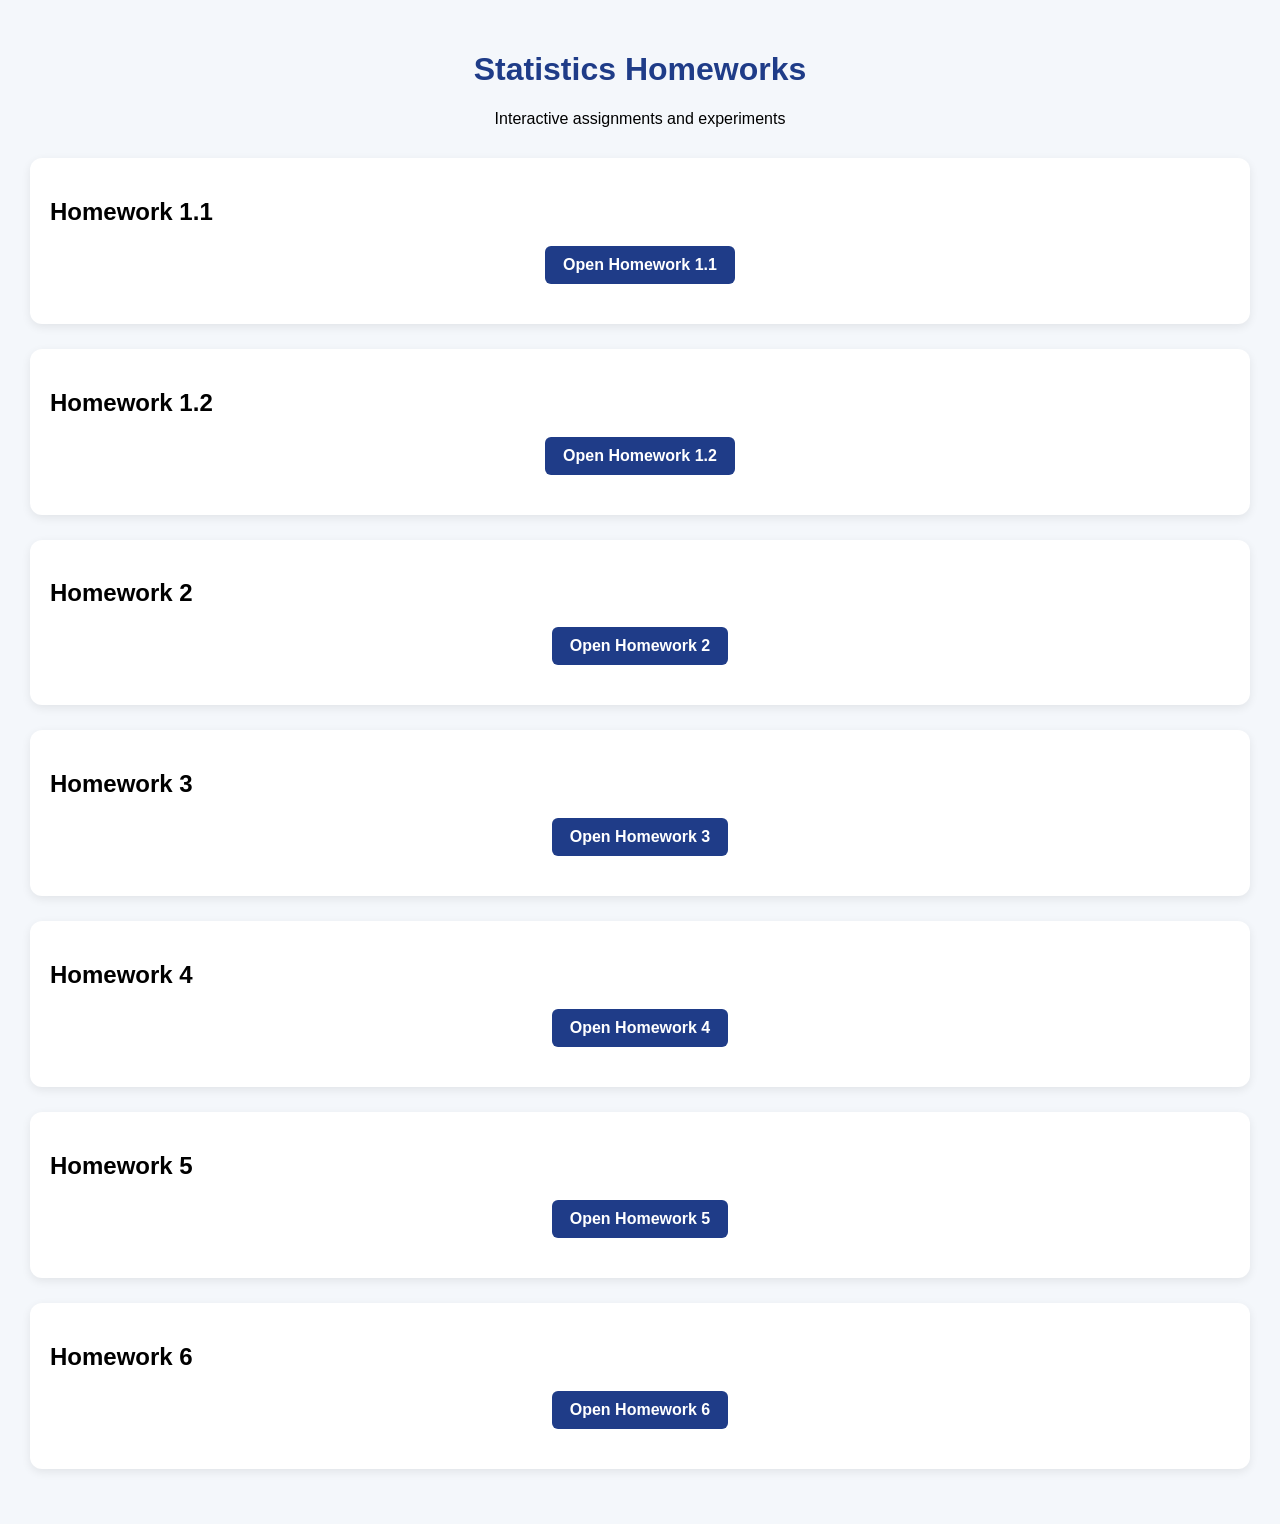
<file: index.html>
<!DOCTYPE html>
<html lang="en">
<head>
  <meta charset="UTF-8">
  <meta name="viewport" content="width=device-width, initial-scale=1.0">
  <title>Statistics Homeworks</title>
  <link rel="stylesheet" href="style.css">
</head>
<body>
  <div class="container">
    <header>
      <h1>Statistics Homeworks</h1>
      <p class="subtitle">Interactive assignments and experiments</p>
    </header>
    <main>
      <section class="card">
        <h2>Homework 1.1</h2>
        <p></p>
        <div class="navigation"><a href="homework1_1.html">Open Homework 1.1</a></div>
      </section>
      <section class="card">
        <h2>Homework 1.2</h2>
        <p></p>
        <div class="navigation"><a href="homework1_2.html">Open Homework 1.2</a></div>
      </section>
      <section class="card">
        <h2>Homework 2</h2>
        <p></p>
        <div class="navigation"><a href="homework2.html">Open Homework 2</a></div>
      </section>
      <section class="card">
        <h2>Homework 3</h2>
        <p></p>
        <div class="navigation"><a href="homework3.html">Open Homework 3</a></div>
      </section>
      <section class="card">
        <h2>Homework 4</h2>
        <p></p>
        <div class="navigation"><a href="homework4.html">Open Homework 4</a></div>
      </section>
      <section class="card">
        <h2>Homework 5</h2>
        <p></p>
        <div class="navigation"><a href="homework5.html">Open Homework 5</a></div>
      </section>
      <section class="card">
        <h2>Homework 6</h2>
        <p></p>
        <div class="navigation"><a href="homework6.html">Open Homework 6</a></div>
      </section>
    </main>
  </div>
</body>
</html>
</file>
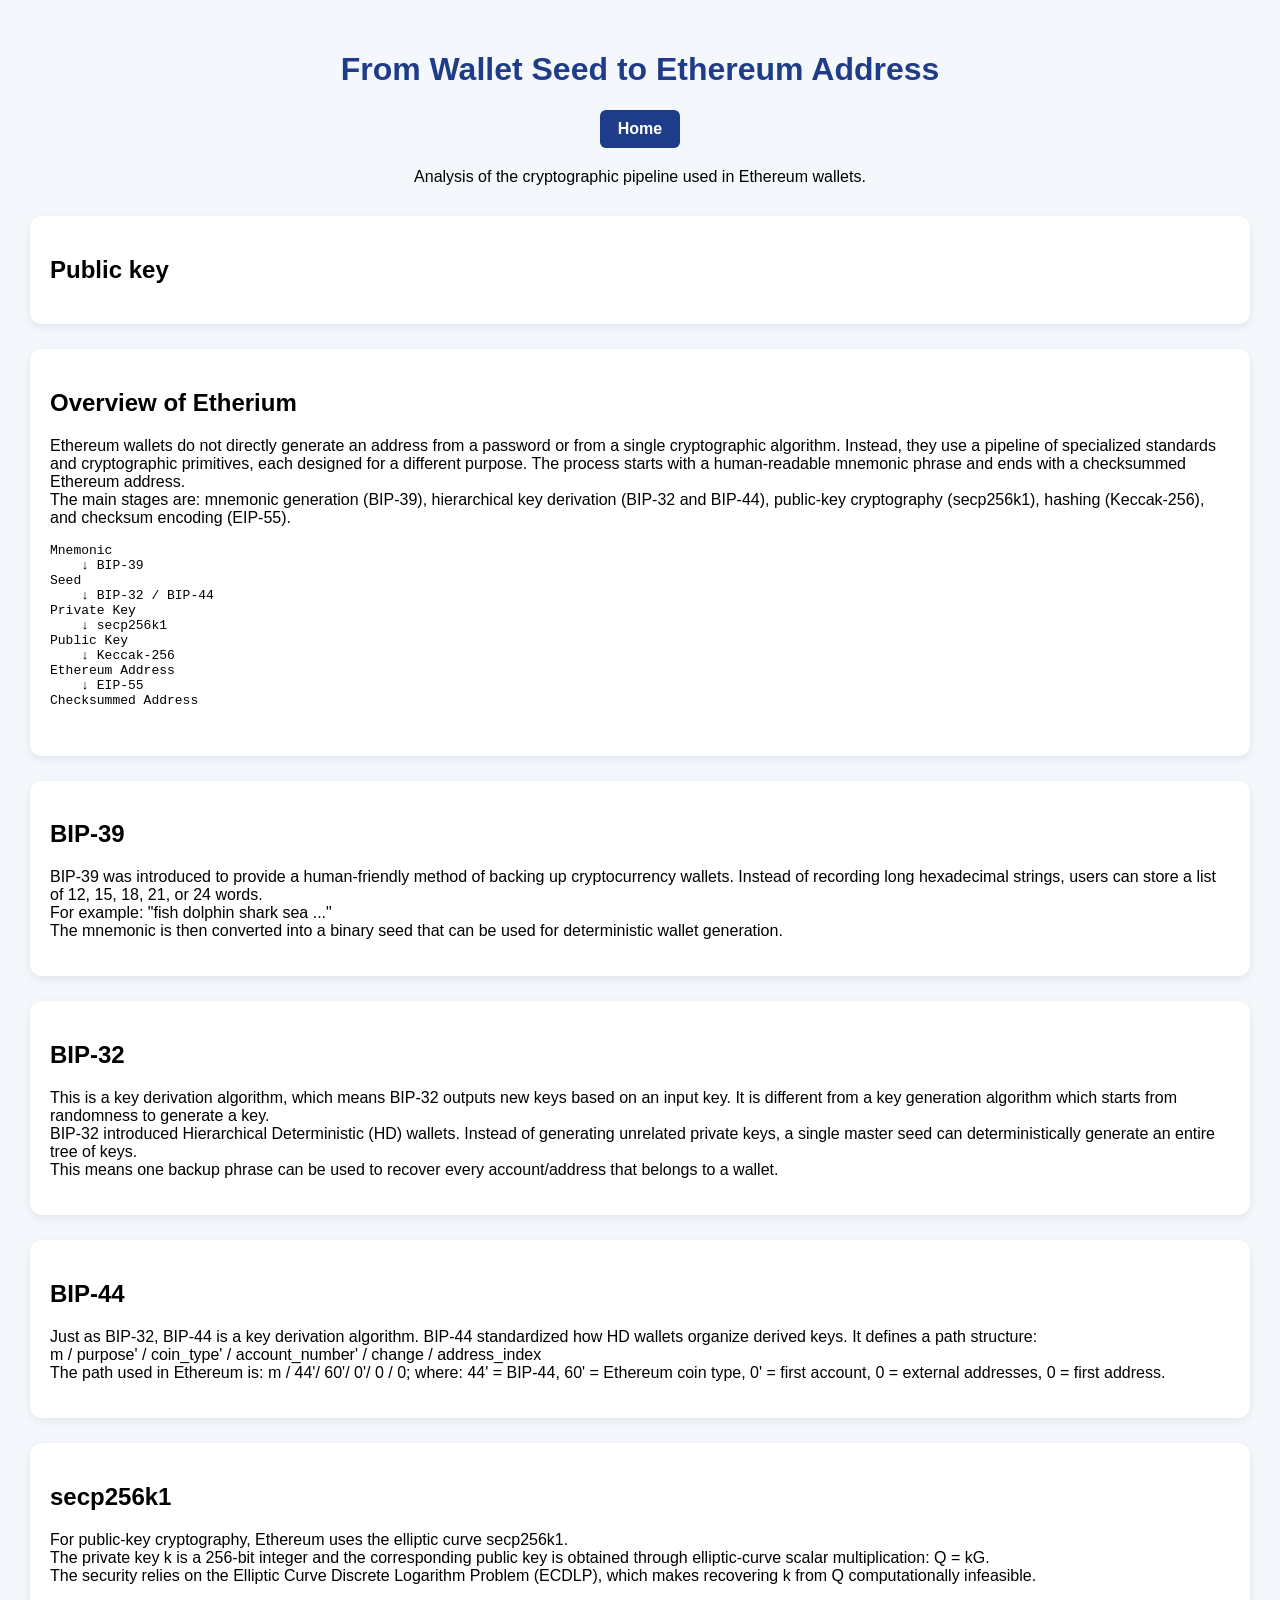
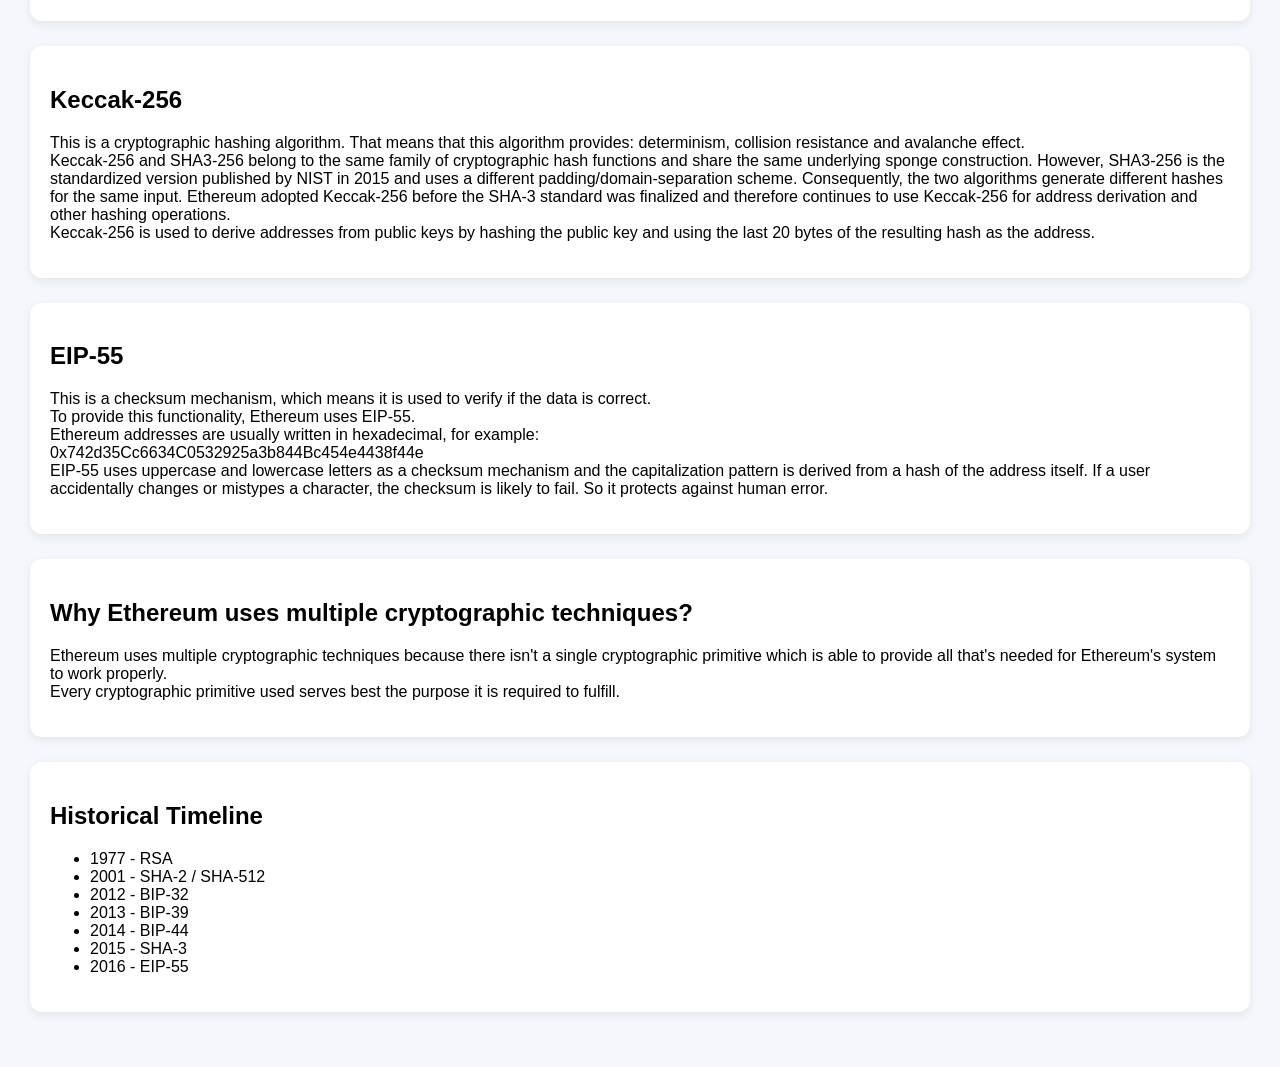
<file: homework1_2.html>
<!DOCTYPE html>
<html lang="en">
<head>
    <meta charset="UTF-8">
    <meta name="viewport" content="width=device-width, initial-scale=1.0">
    <title>Homework 1.2 - Ethereum Wallet Pipeline</title>

    <link rel="stylesheet" href="style.css">
</head>
<body>

<div class="container">

    <h1>From Wallet Seed to Ethereum Address</h1>

    <div class="navigation">
        <a href="index.html">Home</a>
    </div>

    <p class="subtitle">
        Analysis of the cryptographic pipeline used in Ethereum wallets.
    </p>

    <div class="card">

        <h2>Public key </h2>
    
    </div>
    
    <div class="card">

        <h2>Overview of Etherium</h2>

        <p>
            Ethereum wallets do not directly generate an address from a password or from a single cryptographic algorithm. 
            Instead, they use a pipeline of specialized standards and cryptographic primitives, each designed for a different purpose.
            The process starts with a human-readable mnemonic phrase and ends with a checksummed Ethereum address.<br>
            The main stages are: mnemonic generation (BIP-39), hierarchical key derivation (BIP-32 and BIP-44), 
            public-key cryptography (secp256k1), hashing (Keccak-256), and checksum encoding (EIP-55).
        </p>

        <pre>
Mnemonic
    ↓ BIP-39
Seed
    ↓ BIP-32 / BIP-44
Private Key
    ↓ secp256k1
Public Key
    ↓ Keccak-256
Ethereum Address
    ↓ EIP-55
Checksummed Address
        </pre>

    </div>

    <div class="card">

        <h2>BIP-39</h2>

        <p>
            BIP-39 was introduced to provide a human-friendly method of backing up cryptocurrency wallets. 
            Instead of recording long hexadecimal strings, users can store a list of 12, 15, 18, 21, or 24 words.<br>
            For example: "fish dolphin shark sea ..."<br>
            The mnemonic is then converted into a binary seed that can be used for deterministic wallet generation.
        </p>

    </div>

    <div class="card">

        <h2>BIP-32</h2>

        <p>
            This is a key derivation algorithm, which means BIP-32 outputs new keys based on an input key.
            It is different from a key generation algorithm which starts from randomness to generate a key.<br>
            BIP-32 introduced Hierarchical Deterministic (HD) wallets. 
            Instead of generating unrelated private keys, a single master seed can deterministically generate an entire tree of keys.<br>
            This means one backup phrase can be used to recover every account/address that belongs to a wallet.
        </p>

    </div>

    <div class="card">

        <h2>BIP-44</h2>

        <p>
            Just as BIP-32, BIP-44 is a key derivation algorithm.
            BIP-44 standardized how HD wallets organize derived keys. It defines a path structure:<br>
            m / purpose' / coin_type' / account_number' / change / address_index<br>
            The path used in Ethereum is: m / 44'/ 60'/ 0'/ 0 / 0; where: 44' = BIP-44, 60' = Ethereum coin type, 0' = first account, 
            0 = external addresses, 0 = first address.
        </p>

    </div>

    <div class="card">

        <h2>secp256k1</h2>

        <p>
            For public-key cryptography, Ethereum uses the elliptic curve secp256k1.<br>
            The private key k is a 256-bit integer and the corresponding public key is obtained through elliptic-curve scalar multiplication: Q = kG.<br>
            The security relies on the Elliptic Curve Discrete Logarithm Problem (ECDLP), which makes recovering k from Q computationally infeasible.
        </p>

    </div>

    <div class="card">

        <h2>Keccak-256</h2>

        <p>
            This is a cryptographic hashing algorithm. That means that this algorithm provides: determinism, collision resistance and avalanche effect.<br>
            Keccak-256 and SHA3-256 belong to the same family of cryptographic hash functions and share the same underlying sponge construction. 
            However, SHA3-256 is the standardized version published by NIST in 2015 and uses a different padding/domain-separation scheme. 
            Consequently, the two algorithms generate different hashes for the same input. 
            Ethereum adopted Keccak-256 before the SHA-3 standard was finalized and therefore continues to use Keccak-256 for address derivation and other hashing operations.<br>
            Keccak-256 is used to derive addresses from public keys by hashing the public key and
            using the last 20 bytes of the resulting hash as the address.
        </p>

    </div>

    <div class="card">

        <h2>EIP-55</h2>

        <p>
            This is a checksum mechanism, which means it is used to verify if the data is correct.<br>
            To provide this functionality, Ethereum uses EIP-55.<br>
            Ethereum addresses are usually written in hexadecimal, for example:<br>
            0x742d35Cc6634C0532925a3b844Bc454e4438f44e<br>
            EIP-55 uses uppercase and lowercase letters as a checksum mechanism and the capitalization pattern is derived from a hash of the address itself.
            If a user accidentally changes or mistypes a character, the checksum is likely to fail. So it protects against human error.
        </p>

    </div>

    <div class="card">

        <h2>Why Ethereum uses multiple cryptographic techniques?</h2>

        <p>
            Ethereum uses multiple cryptographic techniques because there isn't a single cryptographic primitive
            which is able to provide all that's needed for Ethereum's system to work properly.<br>
            Every cryptographic primitive used serves best the purpose it is required to fulfill.
        </p>
        
    </div>

    <div class="card">

        <h2>Historical Timeline</h2>

        <ul>
            <li>1977 - RSA</li>
            <li>2001 - SHA-2 / SHA-512</li>
            <li>2012 - BIP-32</li>
            <li>2013 - BIP-39</li>
            <li>2014 - BIP-44</li>
            <li>2015 - SHA-3</li>
            <li>2016 - EIP-55</li>
        </ul>
    
    </div>

</div>

</body>
</html>
</file>
<file: style.css>
body {
    margin: 0;
    padding: 30px;
    background: #f4f7fb;
    font-family: Arial, sans-serif;
}

.container {
    max-width: 1400px;
    margin: auto;
}

h1 {
    text-align: center;
    color: #1f3c88;
}

.subtitle {
    text-align: center;
    margin-bottom: 30px;
}

.card {
    background: white;
    padding: 20px;
    border-radius: 12px;
    margin-bottom: 25px;
    box-shadow: 0 3px 10px rgba(0,0,0,0.08);
}

.controls {
    display: flex;
    gap: 20px;
    align-items: center;
    flex-wrap: wrap;
}

.controls input,
.controls select {
    margin-left: 8px;
    padding: 6px;
}

.controls button {
    background: #1f3c88;
    color: white;
    border: none;
    border-radius: 6px;
    padding: 10px 18px;
    cursor: pointer;
}

.controls button:hover {
    background: #2952b8;
}

.visual-section {
    display: flex;
    gap: 20px;
    flex-wrap: wrap;
}

.canvas-panel,
.log-panel {
    flex: 1;
    min-width: 450px;
    background: white;
    border-radius: 12px;
    padding: 20px;
    box-shadow: 0 3px 10px rgba(0,0,0,0.08);
}

canvas {
    border: 1px solid #ccc;
    display: block;
}

#log {
    height: 650px;
    overflow-y: auto;
    background: #f8f8f8;
    border-radius: 8px;
    padding: 10px;
}

.log-entry {
    margin-bottom: 10px;
    padding: 8px;
    background: white;
    border-left: 4px solid #1f3c88;
}

.resultBox {
    margin-top: 25px;
    padding: 20px;
    font-size: 24px;
    font-weight: bold;
    color: green;
    background: #eefcee;
    border-radius: 12px;
    text-align: center;
}

.charts {
    display: flex;
    gap: 20px;
    flex-wrap: wrap;
    margin-top: 20px;
}

.chart-container {
    flex: 1;
    min-width: 400px;
}

#bitStats,
#avalancheTable,
#discussionBox {
    margin-top: 25px;
    padding: 15px;
    background: #f8f8f8;
    border-radius: 10px;
}

table {
    border-collapse: collapse;
    width: 100%;
}

th,
td {
    border: 1px solid #ddd;
    padding: 8px;
}

th {
    background: #1f3c88;
    color: white;
}

.navigation {
    text-align: center;
    margin-bottom: 20px;
}

.navigation a {
    display: inline-block;
    margin: 0 10px;
    padding: 10px 18px;
    background: #1f3c88;
    color: white;
    text-decoration: none;
    border-radius: 6px;
    font-weight: bold;
}

.navigation a:hover {
    background: #2952b8;
}

canvas{
    width:100% !important;
    height:450px !important;
}
</file>
